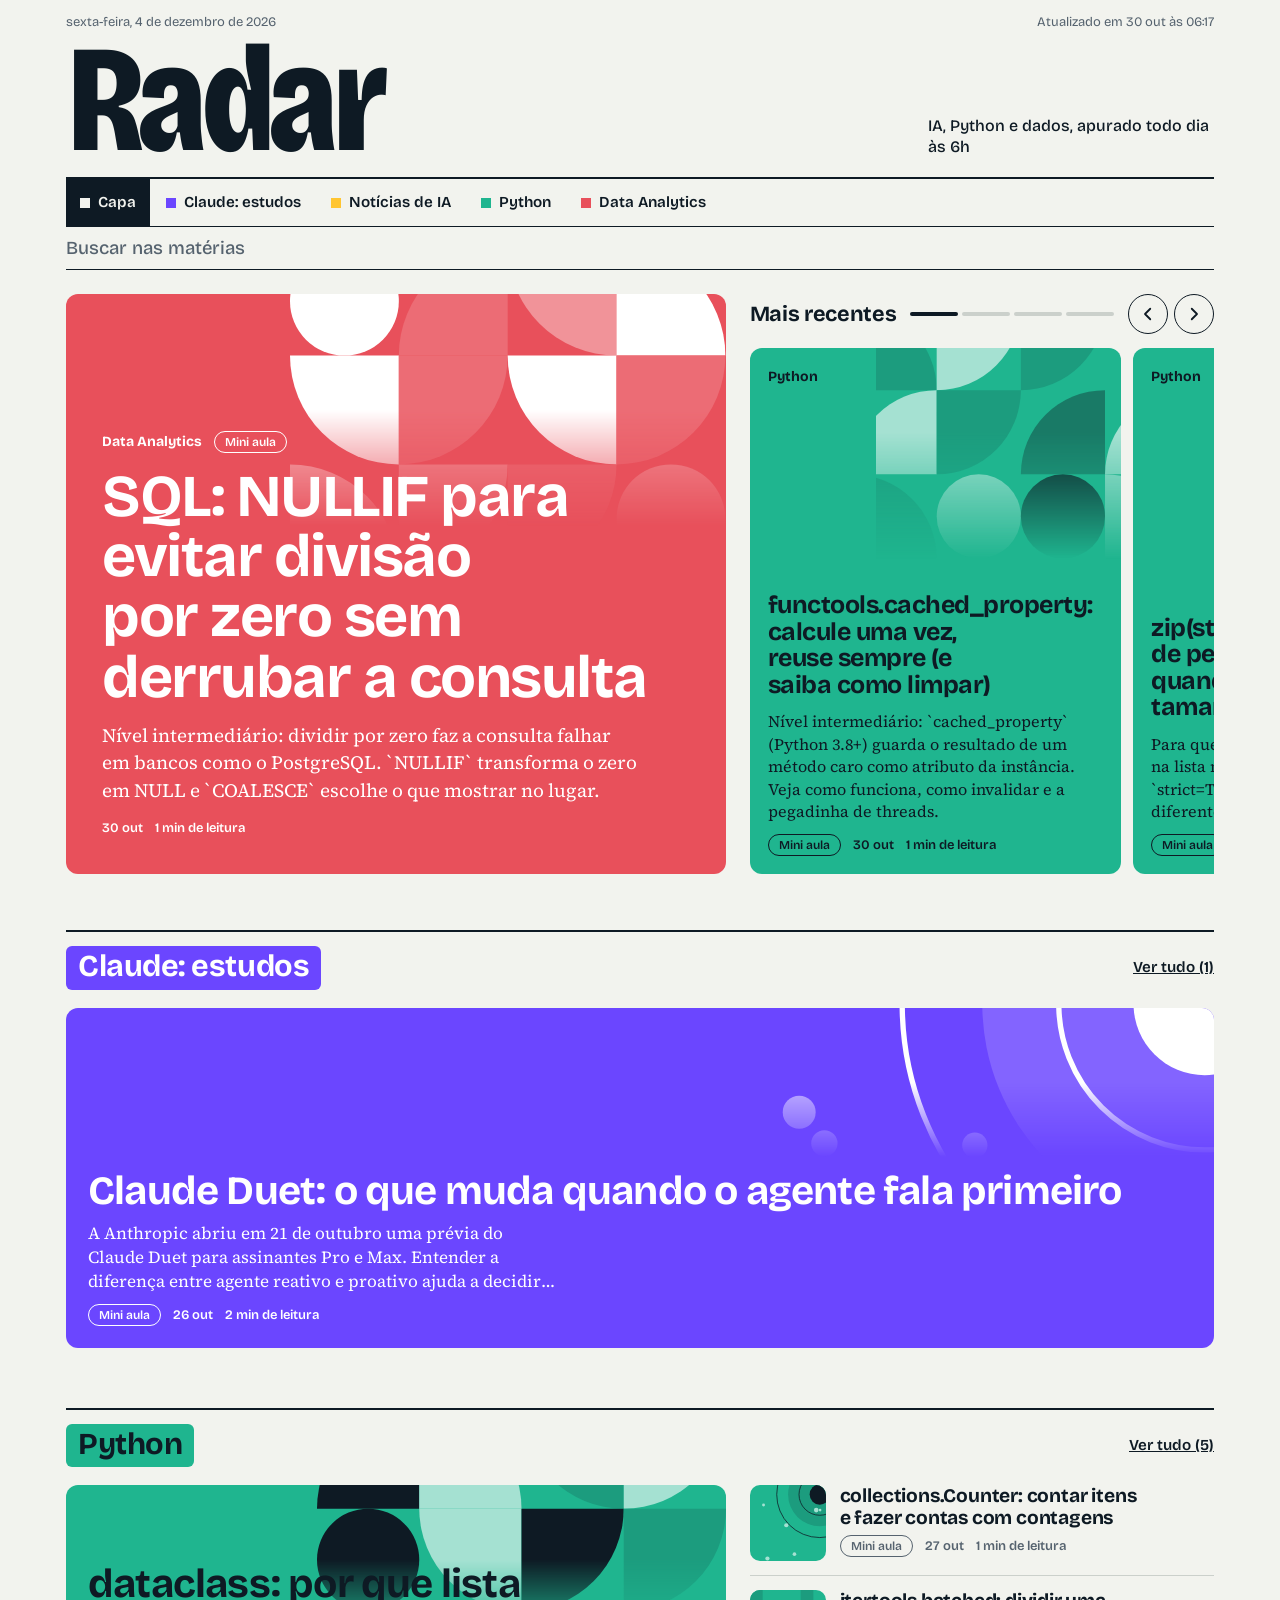
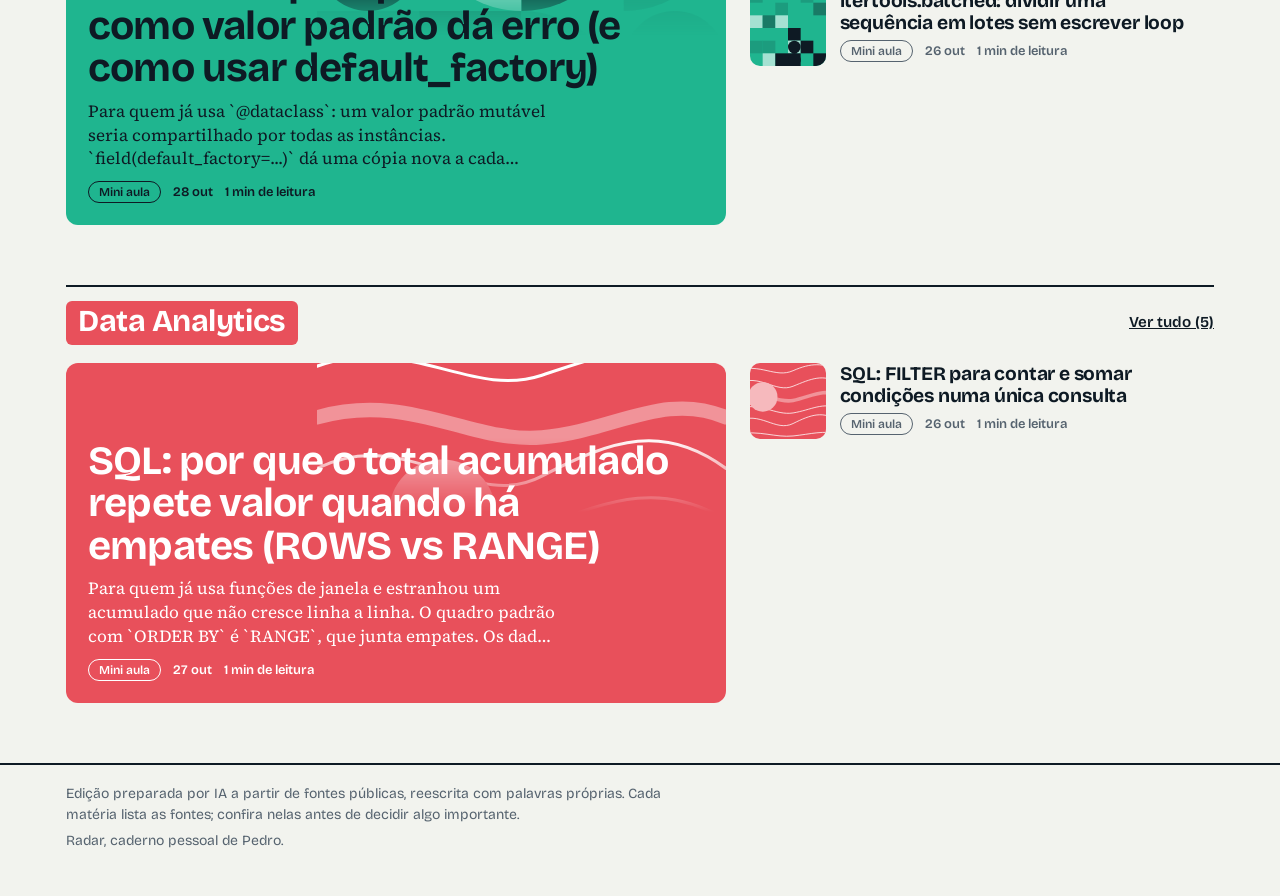
<file: index.html>
<!doctype html>
<html lang="pt-BR">
<head>
<meta charset="utf-8">
<meta name="viewport" content="width=device-width, initial-scale=1">
<title>Radar</title>
<meta name="description" content="Caderno pessoal de tecnologia e IA, atualizado todo dia.">
<meta name="robots" content="noindex">
<link rel="icon" href="data:image/svg+xml,%3Csvg xmlns='http://www.w3.org/2000/svg' viewBox='0 0 32 32'%3E%3Crect width='32' height='32' rx='6' fill='%230E1A24'/%3E%3Crect x='6' y='6' width='9' height='9' fill='%23FFC531'/%3E%3Crect x='17' y='17' width='9' height='9' fill='%236B46FF'/%3E%3C/svg%3E">
<link rel="preload" href="fonts/bricolage-grotesque.woff2" as="font" type="font/woff2" crossorigin>
<link rel="preload" href="fonts/source-serif-4.woff2" as="font" type="font/woff2" crossorigin>
<link rel="stylesheet" href="css/style.css">
</head>
<body>
<header id="topo" class="topo"><div class="wrap"></div></header>
<main id="app" class="wrap"><p>Carregando a edição…</p></main>
<footer id="rodape" class="rodape"><div class="wrap"></div></footer>
<script src="js/app.js"></script>
<script src="js/capa.js"></script>
</body>
</html>
</file>
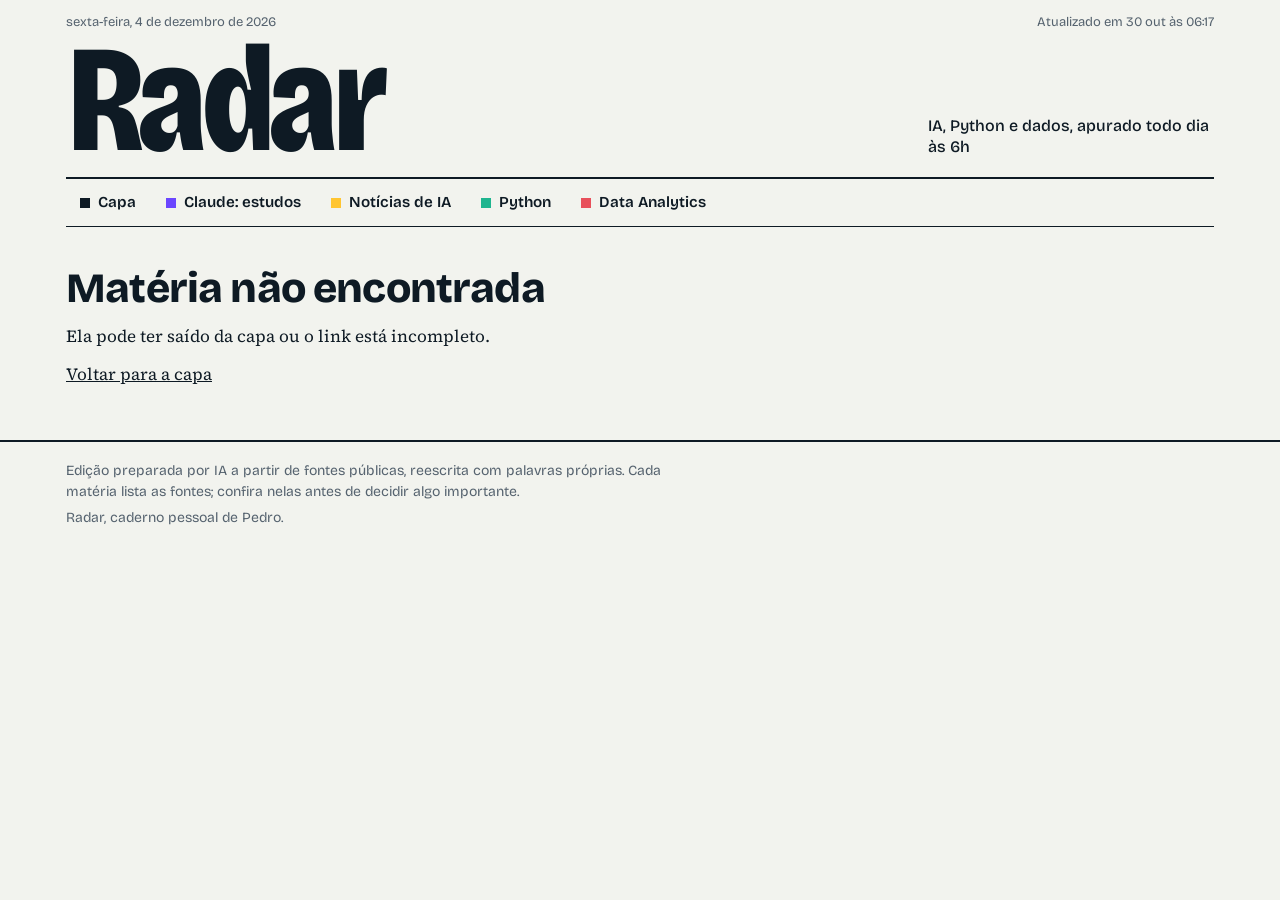
<file: post.html>
<!doctype html>
<html lang="pt-BR">
<head>
<meta charset="utf-8">
<meta name="viewport" content="width=device-width, initial-scale=1">
<title>Radar</title>
<meta name="description" content="Caderno pessoal de tecnologia e IA, atualizado todo dia.">
<meta name="robots" content="noindex">
<link rel="icon" href="data:image/svg+xml,%3Csvg xmlns='http://www.w3.org/2000/svg' viewBox='0 0 32 32'%3E%3Crect width='32' height='32' rx='6' fill='%230E1A24'/%3E%3Crect x='6' y='6' width='9' height='9' fill='%23FFC531'/%3E%3Crect x='17' y='17' width='9' height='9' fill='%236B46FF'/%3E%3C/svg%3E">
<link rel="preload" href="fonts/bricolage-grotesque.woff2" as="font" type="font/woff2" crossorigin>
<link rel="preload" href="fonts/source-serif-4.woff2" as="font" type="font/woff2" crossorigin>
<link rel="stylesheet" href="css/style.css">
</head>
<body>
<header id="topo" class="topo"><div class="wrap"></div></header>
<main id="app" class="wrap"><p>Carregando a edição…</p></main>
<footer id="rodape" class="rodape"><div class="wrap"></div></footer>
<script src="js/app.js"></script>
<script src="js/post.js"></script>
</body>
</html>
</file>
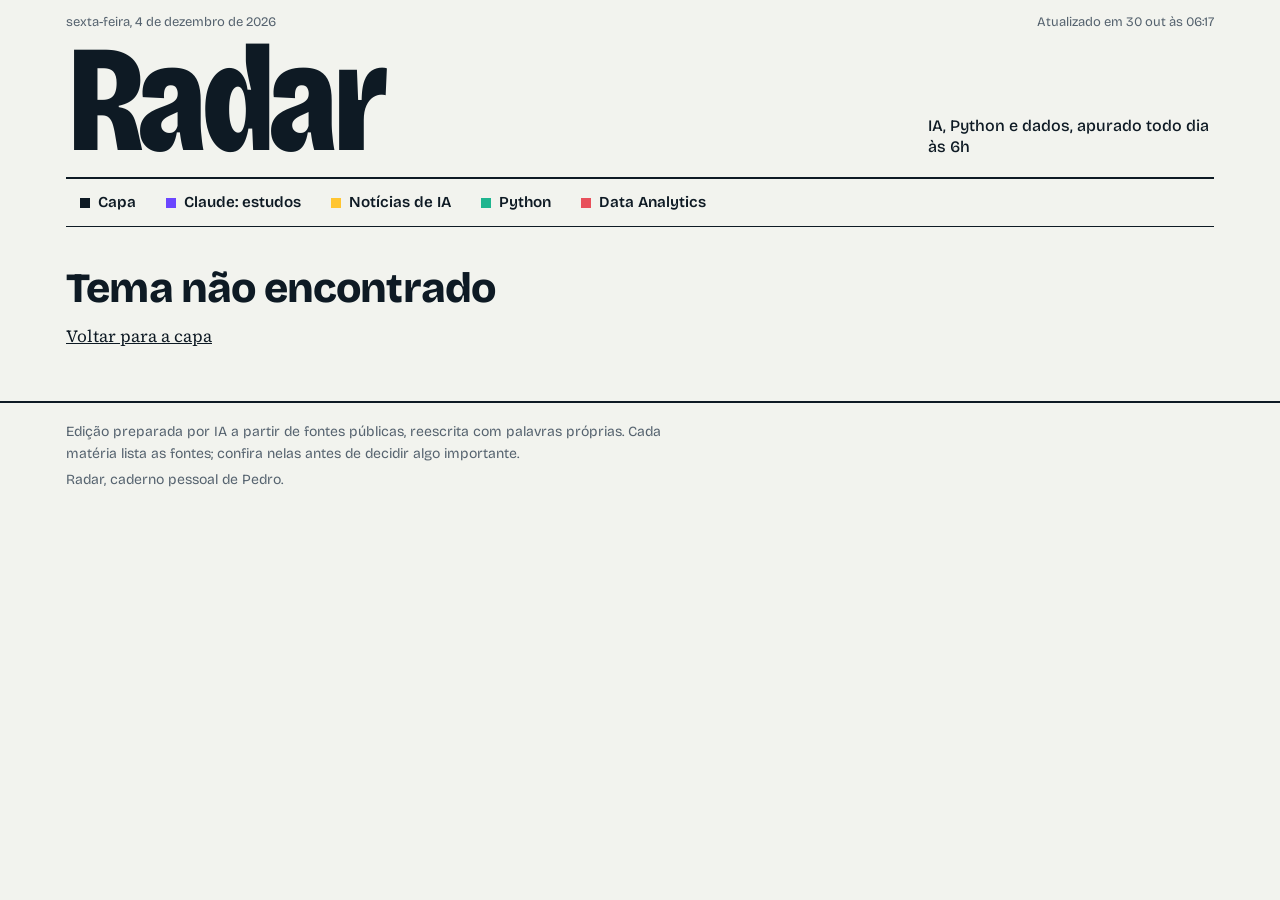
<file: tema.html>
<!doctype html>
<html lang="pt-BR">
<head>
<meta charset="utf-8">
<meta name="viewport" content="width=device-width, initial-scale=1">
<title>Radar</title>
<meta name="description" content="Caderno pessoal de tecnologia e IA, atualizado todo dia.">
<meta name="robots" content="noindex">
<link rel="icon" href="data:image/svg+xml,%3Csvg xmlns='http://www.w3.org/2000/svg' viewBox='0 0 32 32'%3E%3Crect width='32' height='32' rx='6' fill='%230E1A24'/%3E%3Crect x='6' y='6' width='9' height='9' fill='%23FFC531'/%3E%3Crect x='17' y='17' width='9' height='9' fill='%236B46FF'/%3E%3C/svg%3E">
<link rel="preload" href="fonts/bricolage-grotesque.woff2" as="font" type="font/woff2" crossorigin>
<link rel="preload" href="fonts/source-serif-4.woff2" as="font" type="font/woff2" crossorigin>
<link rel="stylesheet" href="css/style.css">
</head>
<body>
<header id="topo" class="topo"><div class="wrap"></div></header>
<main id="app" class="wrap"><p>Carregando a edição…</p></main>
<footer id="rodape" class="rodape"><div class="wrap"></div></footer>
<script src="js/app.js"></script>
<script src="js/tema.js"></script>
</body>
</html>
</file>
<file: css/style.css>
/* Radar: capa de jornal pessoal.
   Papel frio, tinta escura, um bloco de cor sólida por tema (cor vem de data/temas.json)
   e uma capa gerada em SVG para cada matéria. */

/* Fontes hospedadas no próprio projeto (licença OFL em fonts/). */
@font-face {
  font-family: "Bricolage Grotesque";
  font-style: normal; font-weight: 200 800; font-stretch: 75% 100%; font-display: swap;
  src: url("../fonts/bricolage-grotesque.woff2") format("woff2");
}
@font-face {
  font-family: "Source Serif 4";
  font-style: normal; font-weight: 200 900; font-display: swap;
  src: url("../fonts/source-serif-4.woff2") format("woff2");
}

:root {
  --paper: #f2f3ee;
  --ink: #0e1a24;
  --soft: #36444f;
  --muted: #56636f;
  --hair: #cbd0cb;
  --tema: #6b46ff;
  --tema-ink: #ffffff;
  --sans: "Bricolage Grotesque", system-ui, -apple-system, "Segoe UI", sans-serif;
  --serif: "Source Serif 4", Georgia, "Times New Roman", serif;
  --mono: ui-monospace, SFMono-Regular, Menlo, Consolas, monospace;
  --gutter: 16px;
  --max: 1180px;
  --raio: 12px;
  color-scheme: light dark;
}

@media (prefers-color-scheme: dark) {
  :root {
    --paper: #0e1419;
    --ink: #eceeea;
    --soft: #bfc8cf;
    --muted: #9aa6b0;
    --hair: #2a343d;
  }
}

/* Transição suave entre páginas (navegadores que suportam). */
@media (prefers-reduced-motion: no-preference) {
  @view-transition { navigation: auto; }
}

* { box-sizing: border-box; }
html { -webkit-text-size-adjust: 100%; }

body {
  margin: 0;
  background: var(--paper);
  color: var(--ink);
  font-family: var(--serif);
  font-size: 1.0625rem;
  line-height: 1.55;
}

a { color: inherit; }
:focus-visible { outline: 3px solid var(--ink); outline-offset: 3px; }

.wrap { max-width: var(--max); margin: 0 auto; padding: 0 var(--gutter); }

/* ---------- Cabeçalho ---------- */

.topo { padding-top: 12px; }

.topo-linha {
  display: flex; flex-wrap: wrap; justify-content: space-between; gap: 2px 16px;
  font-family: var(--sans); font-size: 0.8125rem; color: var(--muted);
}

.marca-linha {
  display: flex; flex-wrap: wrap; align-items: flex-end; justify-content: space-between;
  gap: 4px 24px; padding: 6px 0 14px;
}

.marca {
  font-family: var(--sans); font-weight: 800;
  font-size: clamp(3.6rem, 17vw, 9.5rem);
  line-height: 0.82; letter-spacing: -0.05em;
  font-variation-settings: "wdth" 75;
  text-decoration: none;
}

.marca-sub {
  margin: 0 0 0.3rem; max-width: 26ch;
  font-family: var(--sans); font-size: 1rem; font-weight: 500; line-height: 1.3;
}

.nav {
  display: flex; gap: 2px; overflow-x: auto; scrollbar-width: none;
  border-top: 2px solid var(--ink); border-bottom: 1px solid var(--ink);
  font-family: var(--sans);
}
.nav::-webkit-scrollbar { display: none; }

.nav a {
  display: flex; align-items: center; gap: 8px; white-space: nowrap;
  padding: 12px 14px; font-size: 0.95rem; font-weight: 600; text-decoration: none;
}
.nav a:hover { text-decoration: underline; text-underline-offset: 4px; }
.nav a[aria-current="page"] { background: var(--ink); color: var(--paper); }

.quadrado { display: inline-block; flex: none; width: 10px; height: 10px; background: var(--tema); }
.capa-quadrado { background: currentColor; }

main { padding: 22px 0 64px; }

/* Barra de navegação fixa no rodapé, no celular */
@media (max-width: 719px) {
  .nav {
    position: fixed; left: 0; right: 0; bottom: 0; z-index: 30;
    justify-content: space-around; gap: 0;
    padding-bottom: env(safe-area-inset-bottom);
    background: var(--paper); border-top: 2px solid var(--ink); border-bottom: 0;
  }
  .nav a {
    flex: 1 0 auto; flex-direction: column; justify-content: center; gap: 5px;
    min-width: 76px; min-height: 56px; padding: 8px 10px; font-size: 0.75rem; text-align: center;
  }
  .nav .quadrado { width: 12px; height: 12px; }
  main { padding-bottom: 96px; }
  .rodape { padding-bottom: 96px; }
  .marca-sub { display: none; }
}

/* ---------- Peças comuns ---------- */

.arte { display: block; width: 100%; height: 100%; }

.meta {
  display: flex; flex-wrap: wrap; align-items: center; gap: 6px 12px;
  color: var(--muted); font-family: var(--sans); font-size: 0.8125rem; font-weight: 600;
}

.selo {
  padding: 1px 10px; border: 1.5px solid currentColor; border-radius: 99px;
  font-size: 0.75rem; font-weight: 600; line-height: 1.5;
}

.tema-tag {
  display: inline-flex; align-items: center; gap: 7px;
  font-family: var(--sans); font-size: 0.8125rem; font-weight: 700;
}

.rotulo { margin: 0; font-family: var(--sans); font-size: 1.35rem; font-weight: 700; letter-spacing: -0.015em; }

.miniatura {
  display: block; flex: none; width: 76px; height: 76px; overflow: hidden;
  border-radius: 10px; background: var(--tema);
}

/* ---------- Busca ---------- */

.busca-wrap { margin: 0 0 24px; }

.busca {
  width: 100%; padding: 10px 0; border: 0; border-bottom: 1.5px solid var(--ink); border-radius: 0;
  background: transparent; color: var(--ink);
  font: 600 1.15rem var(--sans);
}
.busca::placeholder { color: var(--muted); font-weight: 500; }
.busca:focus { outline: none; border-bottom-width: 4px; padding-bottom: 7px; }

/* ---------- Capa: manchete + "Em 1 minuto" ---------- */

.bento { display: grid; gap: 28px; margin-bottom: 56px; }

@media (min-width: 960px) {
  .bento { grid-template-columns: repeat(12, minmax(0, 1fr)); gap: 24px; }
  .bento .manchete { grid-column: span 7; }
  .bento .historias { grid-column: span 5; }
}

.manchete {
  position: relative; isolation: isolate; overflow: hidden;
  display: flex; flex-direction: column; justify-content: flex-end; gap: 14px;
  min-height: 440px; padding: clamp(20px, 3.5vw, 36px);
  background: var(--tema); color: var(--tema-ink); border-radius: var(--raio); text-decoration: none;
}
@media (min-width: 960px) { .manchete { min-height: 580px; } }

.manchete .arte { position: absolute; z-index: -1; top: 0; right: 0; width: 66%; height: 40%; transform-origin: top right; }

/* O desenho esmaece para baixo, para nunca competir com o texto. */
.manchete .arte, .bloco .arte, .tema-capa .arte, .artigo-hero .arte, .historia .arte {
  -webkit-mask-image: linear-gradient(to bottom, #000 50%, transparent 100%);
  mask-image: linear-gradient(to bottom, #000 50%, transparent 100%);
}

.manchete-topo { display: flex; flex-wrap: wrap; align-items: center; gap: 6px 12px; font-family: var(--sans); font-size: 0.875rem; font-weight: 700; }

.manchete-titulo {
  margin: 0; font-family: var(--sans); font-weight: 700;
  font-size: clamp(2.1rem, 5vw, 3.7rem); line-height: 1.02; letter-spacing: -0.025em; text-wrap: balance;
}
.manchete:hover .manchete-titulo { text-decoration: underline; text-decoration-thickness: 3px; text-underline-offset: 6px; }
.manchete-resumo { margin: 14px 0 14px; max-width: 54ch; font-size: 1.18rem; line-height: 1.45; }
.manchete .meta, .bloco .meta, .historia .meta, .artigo-hero .meta, .tema-capa .meta { color: inherit; }

@media (prefers-reduced-motion: no-preference) {
  .manchete .arte, .bloco .arte, .historia .arte { transition: transform 0.5s cubic-bezier(0.2, 0.7, 0.2, 1); }
  .manchete:hover .arte, .bloco:hover .arte, .historia:hover .arte { transform: scale(1.05) rotate(2deg); }
}

/* Em 1 minuto: cartões que deslizam */

.historias { display: flex; flex-direction: column; gap: 14px; min-width: 0; }
.historias-topo { display: flex; align-items: center; justify-content: space-between; gap: 14px; }
.progresso { display: flex; flex: 1; gap: 4px; max-width: 220px; margin-left: auto; }
.progresso i { flex: 1; height: 4px; border-radius: 2px; background: var(--hair); }
.progresso i.on { background: var(--ink); }

.setas { display: none; gap: 6px; }
.seta {
  display: grid; place-items: center; width: 40px; height: 40px; padding: 0;
  border: 1.5px solid var(--ink); border-radius: 50%; background: transparent; color: var(--ink); cursor: pointer;
}
.seta:hover { background: var(--ink); color: var(--paper); }
.seta svg { width: 18px; height: 18px; fill: none; stroke: currentColor; stroke-width: 2.4; stroke-linecap: round; stroke-linejoin: round; }
@media (hover: hover) and (min-width: 720px) { .setas { display: flex; } }

.trilho {
  display: flex; flex: 1; gap: 12px; overflow-x: auto; scrollbar-width: none;
  scroll-snap-type: x mandatory; overscroll-behavior-x: contain;
  margin-inline: calc(var(--gutter) * -1); padding-inline: var(--gutter); scroll-padding-inline: var(--gutter);
}
.trilho::-webkit-scrollbar { display: none; }

.historia {
  position: relative; isolation: isolate; overflow: hidden; scroll-snap-align: start;
  display: flex; flex: 0 0 82%; flex-direction: column; justify-content: space-between; gap: 18px;
  min-height: 380px; padding: 18px;
  background: var(--tema); color: var(--tema-ink); border-radius: var(--raio); text-decoration: none;
}
.historia .arte { position: absolute; z-index: -1; top: -8%; right: -12%; width: 78%; height: 48%; }
.historia-topo { font-family: var(--sans); font-size: 0.875rem; font-weight: 700; display: flex; gap: 10px; flex-wrap: wrap; align-items: center; }
.historia h3 { margin: 0 0 12px; font-family: var(--sans); font-size: 1.55rem; font-weight: 700; line-height: 1.07; letter-spacing: -0.02em; text-wrap: balance; }
.historia ul { margin: 0 0 12px; padding-left: 1.1em; font-size: 0.98rem; line-height: 1.38; }
.historia li { margin-bottom: 5px; }
.historia-resumo { margin: 0 0 12px; font-size: 1rem; line-height: 1.4; }
.historia:hover h3 { text-decoration: underline; text-underline-offset: 4px; }

@media (min-width: 720px) {
  .trilho { margin-inline: 0; padding-inline: 0; scroll-padding-inline: 0; }
  .historia { flex-basis: 46%; }
}
@media (min-width: 960px) { .historia { flex-basis: 80%; } }

/* ---------- Seções por tema ---------- */

.secao { margin-bottom: 60px; }

.secao-topo {
  display: flex; align-items: center; justify-content: space-between; gap: 16px;
  margin-bottom: 18px; padding-top: 14px; border-top: 2px solid var(--ink);
}

.etiqueta {
  display: inline-block; margin: 0; padding: 4px 12px 6px; border-radius: 6px;
  background: var(--tema); color: var(--tema-ink);
  font-family: var(--sans); font-weight: 700; font-size: clamp(1.3rem, 3.2vw, 1.9rem);
  line-height: 1.1; letter-spacing: -0.015em;
}

.ver-tudo { font-family: var(--sans); font-size: 0.95rem; font-weight: 600; white-space: nowrap; }

.secao-corpo { display: grid; gap: 14px; }
@media (min-width: 960px) {
  .secao-corpo { grid-template-columns: repeat(12, minmax(0, 1fr)); gap: 24px; align-items: stretch; }
  .secao-corpo .bloco { grid-column: span 7; }
  .secao-corpo .lista-lateral { grid-column: span 5; }
  .secao-corpo .bloco:only-child { grid-column: 1 / -1; }
}

.bloco {
  position: relative; isolation: isolate; overflow: hidden;
  display: flex; flex-direction: column; justify-content: flex-end; gap: 10px;
  min-height: 340px; padding: 22px;
  background: var(--tema); color: var(--tema-ink); border-radius: var(--raio); text-decoration: none;
}
.bloco .arte { position: absolute; z-index: -1; top: 0; right: 0; width: 62%; height: 44%; transform-origin: top right; }
.bloco h3 {
  margin: 0; font-family: var(--sans); font-weight: 700;
  font-size: clamp(1.7rem, 3.6vw, 2.5rem); line-height: 1.06; letter-spacing: -0.02em; text-wrap: balance;
}
.bloco p { margin: 0; max-width: 52ch; line-height: 1.4; display: -webkit-box; -webkit-box-orient: vertical; -webkit-line-clamp: 3; overflow: hidden; }
.bloco:hover h3 { text-decoration: underline; text-underline-offset: 5px; }

.lista-lateral { display: flex; flex-direction: column; }

.item {
  display: grid; grid-template-columns: 76px minmax(0, 1fr); gap: 14px; align-items: start;
  padding: 14px 0; border-bottom: 1px solid var(--hair); text-decoration: none;
}
.lista-lateral .item:first-child { padding-top: 0; }
.lista-lateral .item:last-child { border-bottom: 0; }
.item-corpo { display: flex; flex-direction: column; gap: 6px; }
.item-titulo { font-family: var(--sans); font-size: 1.2rem; font-weight: 700; line-height: 1.15; letter-spacing: -0.01em; text-wrap: balance; }
.item:hover .item-titulo { text-decoration: underline; text-underline-offset: 3px; }

/* ---------- Lista (página de tema, busca, relacionadas) ---------- */

.lista { border-top: 2px solid var(--ink); }

.linha {
  display: grid; grid-template-columns: 76px minmax(0, 1fr); gap: 16px; align-items: start;
  padding: 20px 0; border-bottom: 1px solid var(--hair); text-decoration: none;
}
.linha .miniatura { width: 76px; height: 76px; }
.linha-corpo { display: flex; flex-direction: column; align-items: flex-start; gap: 6px; }
.linha-titulo {
  font-family: var(--sans); font-weight: 700; font-size: clamp(1.25rem, 2.6vw, 1.6rem);
  line-height: 1.15; letter-spacing: -0.01em; text-wrap: balance;
}
.linha:hover .linha-titulo { text-decoration: underline; text-underline-offset: 4px; }
.linha-resumo { color: var(--soft); }
.linha.arquivada { opacity: 0.62; }

@media (min-width: 720px) {
  .linha { grid-template-columns: 132px minmax(0, 1fr); gap: 24px; }
  .linha .miniatura { width: 132px; height: 100px; }
}

.contagem { margin: 0 0 12px; font-family: var(--sans); font-weight: 600; }

/* ---------- Página de tema ---------- */

.tema-capa {
  position: relative; isolation: isolate; overflow: hidden;
  margin-bottom: 28px; padding: clamp(22px, 5vw, 56px); min-height: 360px;
  display: flex; flex-direction: column; justify-content: flex-end;
  background: var(--tema); color: var(--tema-ink); border-radius: var(--raio);
}
.tema-capa .arte { position: absolute; z-index: -1; top: 0; right: 0; width: 70%; height: 42%; }
.tema-estilo { margin: 0; font-family: var(--sans); font-weight: 700; }
.tema-capa h1 {
  margin: 6px 0 14px; font-family: var(--sans); font-weight: 800;
  font-size: clamp(2.6rem, 10vw, 6.2rem); line-height: 0.95; letter-spacing: -0.04em;
  font-variation-settings: "wdth" 80; text-wrap: balance;
}
.tema-desc { margin: 0 0 18px; max-width: 52ch; font-size: 1.2rem; line-height: 1.45; }
.tema-fatos { margin: 0; font-family: var(--sans); font-size: 0.95rem; font-weight: 600; }

.filtros { display: flex; flex-wrap: wrap; align-items: center; gap: 10px; margin: 0 0 22px; font-family: var(--sans); }
.chip {
  min-height: 40px; padding: 8px 16px; border: 1.5px solid var(--ink); border-radius: 99px;
  background: transparent; color: var(--ink); cursor: pointer; font: 600 0.9rem var(--sans);
}
.chip:hover { background: color-mix(in srgb, var(--ink) 10%, transparent); }
.chip[aria-pressed="true"] { background: var(--ink); color: var(--paper); }
.filtros label { display: flex; align-items: center; gap: 8px; margin-left: auto; font-size: 0.9rem; font-weight: 500; }

/* ---------- Matéria ---------- */

.migalhas { display: flex; flex-wrap: wrap; gap: 6px 10px; margin-bottom: 16px; font-family: var(--sans); font-size: 0.9rem; font-weight: 600; }
.migalhas [aria-hidden] { color: var(--muted); }

.artigo-hero {
  position: relative; isolation: isolate; overflow: hidden;
  display: flex; flex-direction: column; justify-content: flex-end; gap: 14px;
  min-height: clamp(280px, 46vw, 440px); margin-bottom: 36px; padding: clamp(20px, 4vw, 44px);
  background: var(--tema); color: var(--tema-ink); border-radius: var(--raio);
}
.artigo-hero .arte { position: absolute; z-index: -1; top: 0; right: 0; width: 72%; height: 52%; }
.artigo-titulo {
  max-width: 20ch; margin: 0; font-family: var(--sans); font-weight: 800;
  font-size: clamp(2.2rem, 7vw, 4.4rem); line-height: 1; letter-spacing: -0.035em; text-wrap: balance;
}
@media (min-width: 720px) { .artigo-titulo { max-width: 26ch; } }

.artigo { max-width: 720px; margin: 0 auto; }
.artigo-lead { margin: 0 0 30px; color: var(--soft); font-size: 1.3rem; line-height: 1.45; }

.leitura {
  position: fixed; top: 0; left: 0; right: 0; z-index: 50; height: 5px;
  background: var(--tema); transform: scaleX(0); transform-origin: 0 50%;
}
@supports (animation-timeline: scroll()) {
  @media (prefers-reduced-motion: no-preference) {
    .leitura { animation: cresce linear both; animation-timeline: scroll(root); }
  }
}
@keyframes cresce { to { transform: scaleX(1); } }

.corpo { font-size: 1.1875rem; line-height: 1.7; }
.corpo p { margin: 0 0 1.15em; }
.corpo h2 { margin: 1.8em 0 0.5em; font-family: var(--sans); font-weight: 700; font-size: 1.65rem; line-height: 1.15; letter-spacing: -0.02em; }
.corpo h3 { margin: 1.5em 0 0.4em; font-family: var(--sans); font-weight: 700; font-size: 1.25rem; line-height: 1.2; }
.corpo ul, .corpo ol { margin: 0 0 1.2em; padding-left: 1.3em; }
.corpo li { margin-bottom: 0.55em; }
.corpo a { text-underline-offset: 3px; }
.corpo code {
  padding: 0.1em 0.35em; border-radius: 3px;
  background: color-mix(in srgb, var(--ink) 9%, transparent);
  font-family: var(--mono); font-size: 0.88em;
}
.corpo pre {
  margin: 0 0 1.4em; padding: 16px 18px; overflow-x: auto; border-radius: 8px;
  background: var(--ink); color: var(--paper);
  font-family: var(--mono); font-size: 0.9rem; line-height: 1.55; white-space: pre;
}
.corpo pre code { padding: 0; background: none; color: inherit; font-size: inherit; }

.callout {
  margin: 1.6em 0; padding: 16px 20px; border-left: 6px solid var(--tema); border-radius: 0 8px 8px 0;
  background: color-mix(in srgb, var(--tema) 16%, var(--paper));
}
.callout p { margin: 0; }
.callout-titulo { display: block; margin-bottom: 4px; font-family: var(--sans); }

.fontes { margin-top: 44px; padding-top: 14px; border-top: 2px solid var(--ink); font-family: var(--sans); }
.fontes h2 { margin: 0 0 10px; font-size: 1.25rem; font-weight: 700; }
.fontes ol { margin: 0; padding-left: 1.3em; }
.fontes li { margin-bottom: 8px; }
.fontes .host { margin-left: 8px; color: var(--muted); font-size: 0.85rem; }
.aviso { margin: 18px 0 0; color: var(--muted); font-family: var(--sans); font-size: 0.9rem; }

.relacionados { margin-top: 56px; }
.relacionados .rotulo { margin-bottom: 12px; }

/* ---------- Rodapé e mensagens ---------- */

.rodape { padding: 18px 0 40px; border-top: 2px solid var(--ink); color: var(--muted); font-family: var(--sans); font-size: 0.875rem; }
.rodape p { margin: 0 0 4px; max-width: 70ch; }

.mensagem { max-width: 56ch; padding: 40px 0; }
.mensagem h1 { margin: 0 0 12px; font-family: var(--sans); font-size: clamp(1.8rem, 5vw, 2.6rem); font-weight: 800; line-height: 1.05; letter-spacing: -0.02em; }
.mensagem p { margin: 0 0 12px; }
.mensagem code { font-family: var(--mono); font-size: 0.9em; }
</file>
